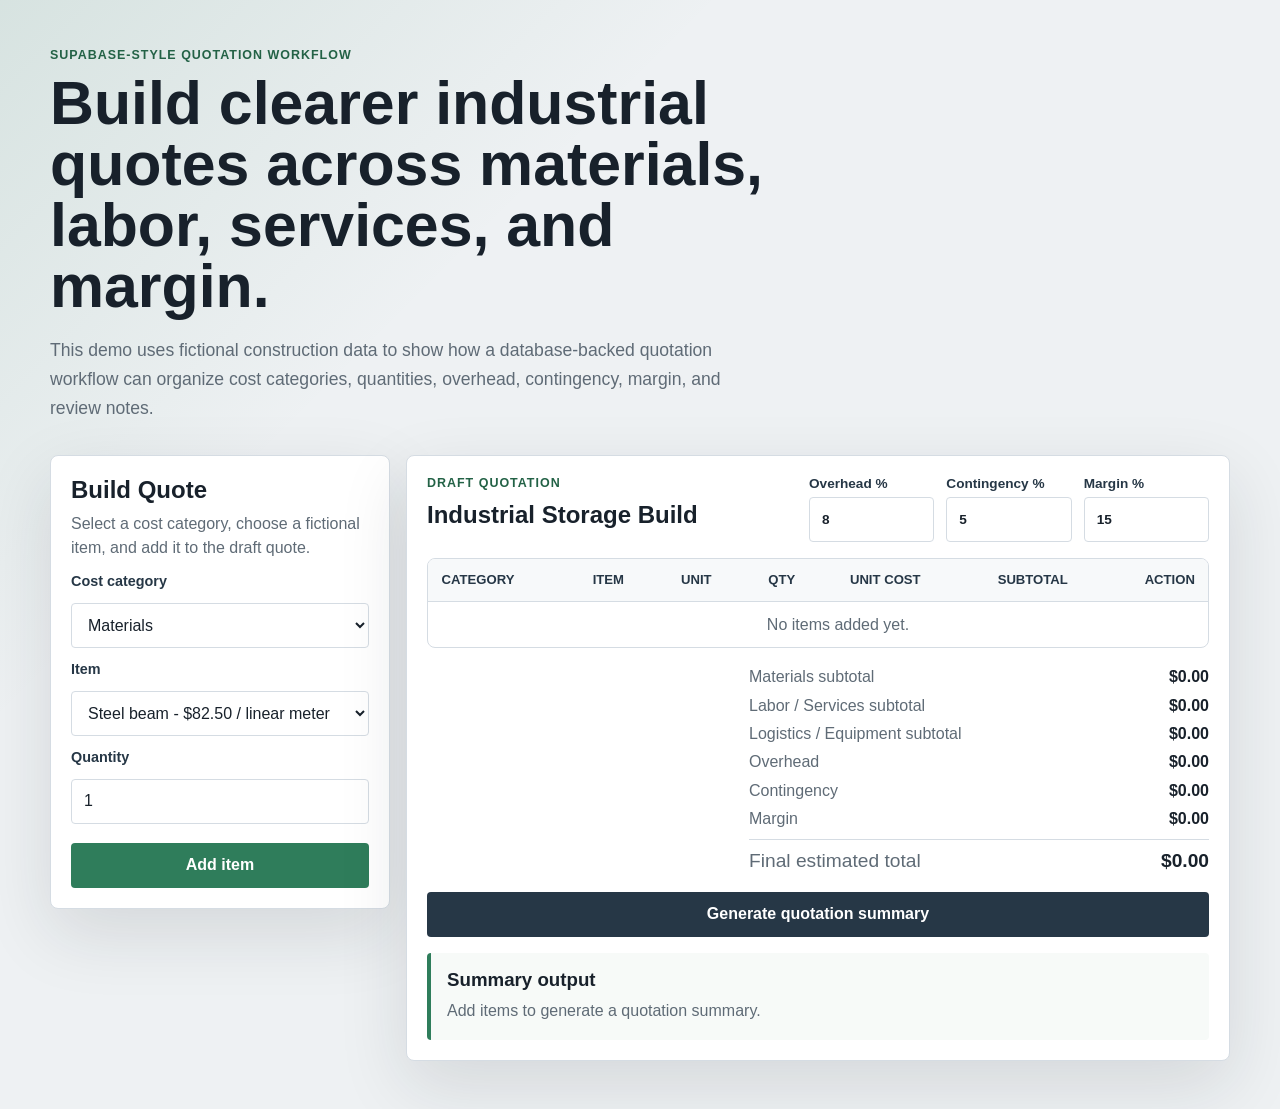
<file: index.html>
<!doctype html>
<html lang="en">
  <head>
    <meta charset="utf-8">
    <meta name="viewport" content="width=device-width, initial-scale=1">
    <meta http-equiv="refresh" content="0; url=examples/quotation-demo.html">
    <title>Supabase Quotation Database Demo</title>
    <link rel="canonical" href="examples/quotation-demo.html">
  </head>
  <body>
    <main>
      <p>
        Redirecting to the quotation demo.
        <a href="examples/quotation-demo.html">Open the demo</a>.
      </p>
    </main>
  </body>
</html>
</file>
<file: examples/quotation-demo.css>
:root {
  color-scheme: light;
  --ink: #18212b;
  --muted: #5f6b76;
  --surface: #eef1f3;
  --panel: #ffffff;
  --line: #d5dce3;
  --steel: #263746;
  --green: #2f7d5b;
  --green-dark: #236246;
  --amber: #d9872c;
  --shadow: 0 24px 70px rgba(24, 33, 43, 0.12);
}

* {
  box-sizing: border-box;
}

body {
  margin: 0;
  min-height: 100vh;
  font-family: Arial, Helvetica, sans-serif;
  color: var(--ink);
  background:
    linear-gradient(135deg, rgba(47, 125, 91, 0.12), transparent 32rem),
    var(--surface);
}

button,
input,
select {
  font: inherit;
}

.app {
  width: min(1180px, calc(100% - 2rem));
  margin: 0 auto;
  padding: 3rem 0;
}

.hero {
  max-width: 820px;
  margin-bottom: 2rem;
}

.eyebrow {
  margin: 0 0 0.7rem;
  color: var(--green-dark);
  font-size: 0.78rem;
  font-weight: 700;
  letter-spacing: 0.08em;
  text-transform: uppercase;
}

.hero h1 {
  max-width: 760px;
  margin: 0;
  font-size: 3.8rem;
  line-height: 1;
  letter-spacing: 0;
}

.hero p:last-child {
  max-width: 690px;
  margin: 1.2rem 0 0;
  color: var(--muted);
  font-size: 1.1rem;
  line-height: 1.65;
}

.workspace {
  display: grid;
  grid-template-columns: minmax(260px, 340px) minmax(0, 1fr);
  gap: 1rem;
  align-items: start;
}

.quote-form,
.quote-panel {
  border: 1px solid var(--line);
  border-radius: 8px;
  background: var(--panel);
  box-shadow: var(--shadow);
}

.quote-form {
  display: grid;
  gap: 0.85rem;
  padding: 1.25rem;
}

.form-header h2,
.panel-header h2 {
  margin: 0;
  letter-spacing: 0;
}

.form-header p {
  margin: 0.5rem 0 0;
  color: var(--muted);
  line-height: 1.5;
}

.quote-form label {
  color: var(--steel);
  font-size: 0.9rem;
  font-weight: 700;
}

.quote-form select,
.quote-form input,
.percentage-controls input {
  width: 100%;
  min-height: 2.8rem;
  border: 1px solid var(--line);
  border-radius: 4px;
  padding: 0.65rem 0.75rem;
  background: #ffffff;
  color: var(--ink);
}

.primary-button,
.secondary-button,
.remove-button {
  min-height: 2.8rem;
  border: 0;
  border-radius: 4px;
  font-weight: 700;
  cursor: pointer;
}

.primary-button {
  margin-top: 0.35rem;
  background: var(--green);
  color: #ffffff;
}

.primary-button:hover,
.primary-button:focus-visible {
  background: var(--green-dark);
}

.quote-panel {
  padding: 1.25rem;
}

.panel-header {
  display: flex;
  gap: 1rem;
  align-items: start;
  justify-content: space-between;
  margin-bottom: 1rem;
}

.percentage-controls {
  display: grid;
  grid-template-columns: repeat(3, minmax(6.8rem, 1fr));
  gap: 0.75rem;
  width: min(100%, 25rem);
}

.percentage-controls label {
  display: grid;
  gap: 0.4rem;
  color: var(--steel);
  font-size: 0.85rem;
  font-weight: 700;
}

.table-wrap {
  overflow-x: auto;
  border: 1px solid var(--line);
  border-radius: 8px;
}

table {
  width: 100%;
  border-collapse: collapse;
  min-width: 820px;
}

th,
td {
  padding: 0.85rem;
  border-bottom: 1px solid var(--line);
  text-align: left;
}

th {
  background: #f7f9fa;
  color: var(--steel);
  font-size: 0.82rem;
  text-transform: uppercase;
}

td {
  color: var(--muted);
}

tbody tr:last-child td {
  border-bottom: 0;
}

.empty-row td {
  text-align: center;
}

.remove-button {
  min-height: 2.2rem;
  padding: 0 0.75rem;
  border: 1px solid var(--line);
  background: #ffffff;
  color: var(--steel);
}

.remove-button:hover,
.remove-button:focus-visible {
  border-color: var(--amber);
  color: #9a5b18;
}

.totals {
  display: grid;
  gap: 0.65rem;
  max-width: 460px;
  margin: 1.25rem 0 0 auto;
}

.totals div {
  display: flex;
  justify-content: space-between;
  gap: 1rem;
}

.totals dt {
  color: var(--muted);
}

.totals dd {
  margin: 0;
  color: var(--ink);
  font-weight: 700;
}

.total-row {
  padding-top: 0.65rem;
  border-top: 1px solid var(--line);
  font-size: 1.2rem;
}

.secondary-button {
  width: 100%;
  margin-top: 1.25rem;
  background: var(--steel);
  color: #ffffff;
}

.secondary-button:hover,
.secondary-button:focus-visible {
  background: var(--ink);
}

.summary-panel {
  margin-top: 1rem;
  padding: 1rem;
  border-left: 4px solid var(--green);
  border-radius: 4px;
  background: #f7faf8;
}

.summary-panel h3 {
  margin: 0 0 0.5rem;
  letter-spacing: 0;
}

.summary-panel p {
  margin: 0;
  color: var(--muted);
  line-height: 1.55;
}

button:focus-visible,
input:focus-visible,
select:focus-visible {
  outline: 3px solid rgba(47, 125, 91, 0.28);
  outline-offset: 3px;
}

@media (max-width: 860px) {
  .app {
    width: min(100% - 1.25rem, 1180px);
    padding: 2rem 0;
  }

  .hero h1 {
    font-size: 2.5rem;
  }

  .workspace {
    grid-template-columns: 1fr;
  }

  .panel-header {
    display: grid;
  }

  .percentage-controls {
    grid-template-columns: 1fr;
    width: 100%;
  }

  .totals {
    max-width: none;
  }
}
</file>
